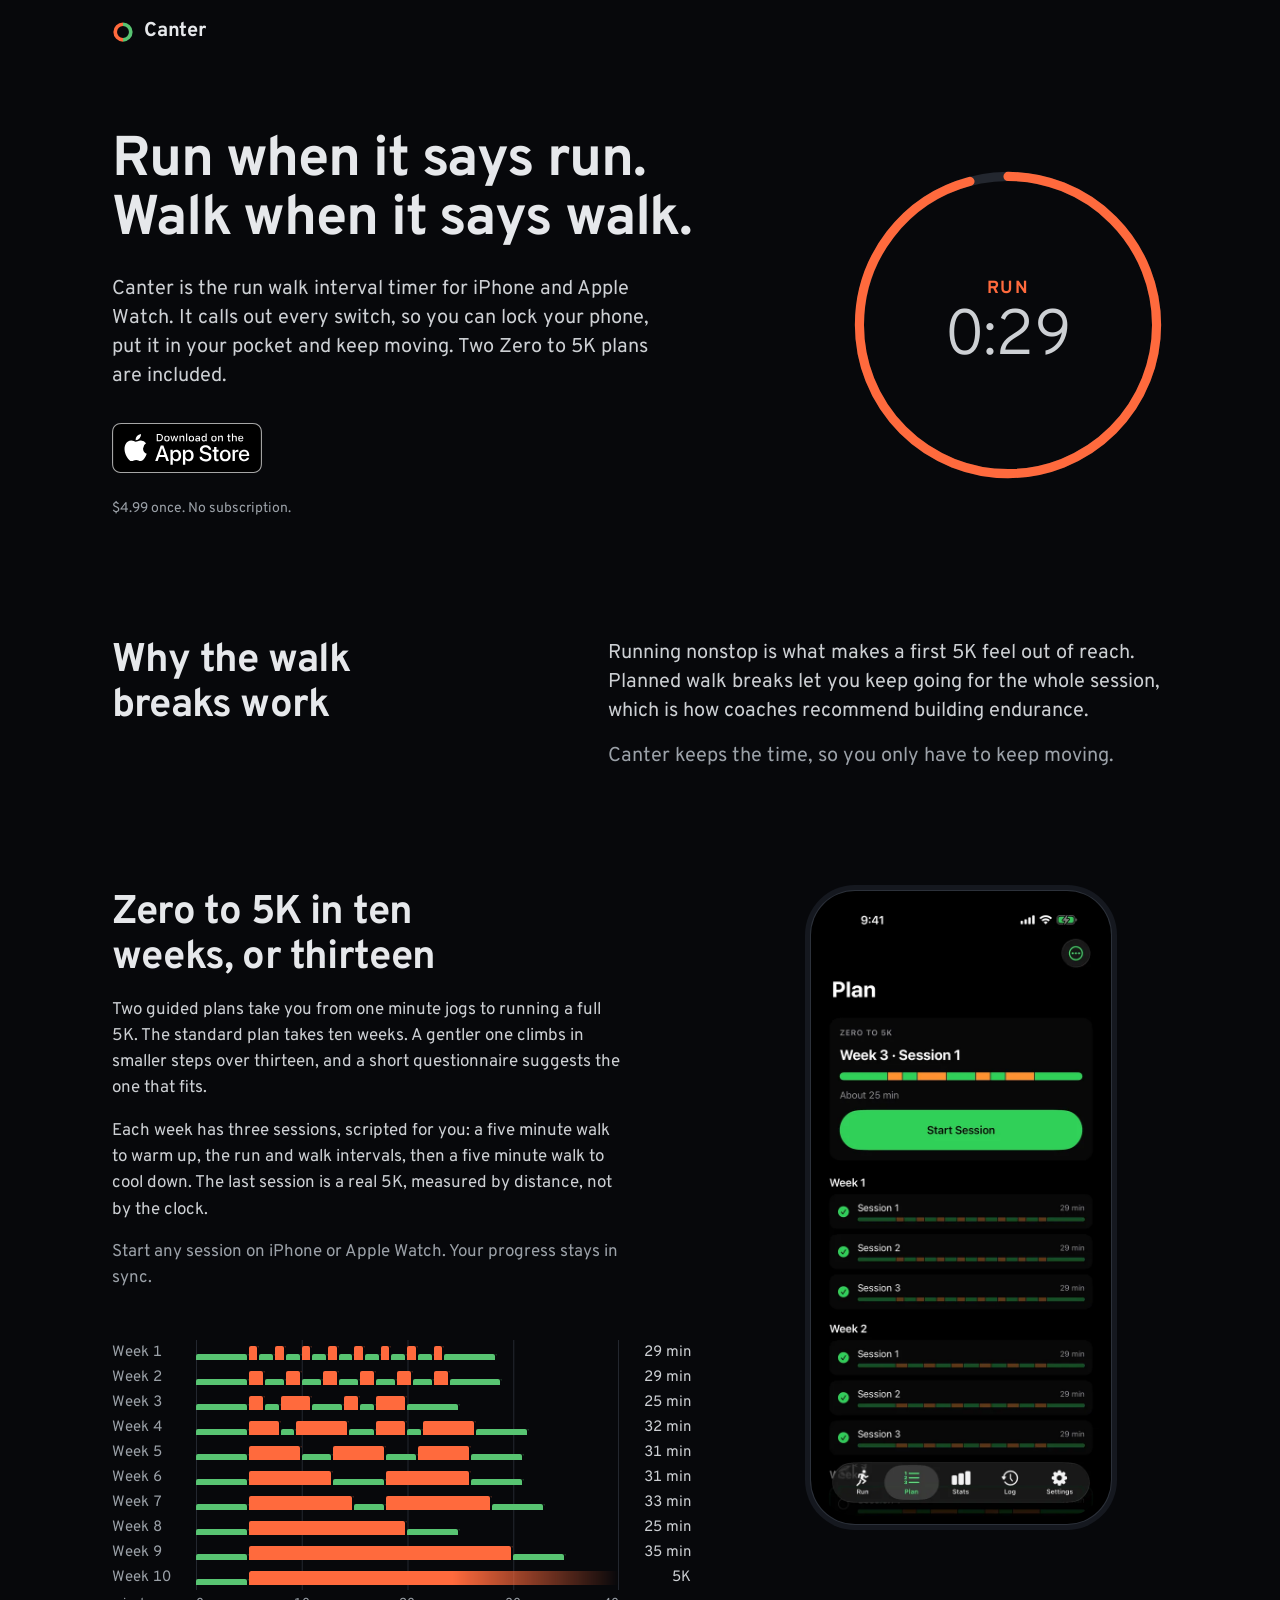
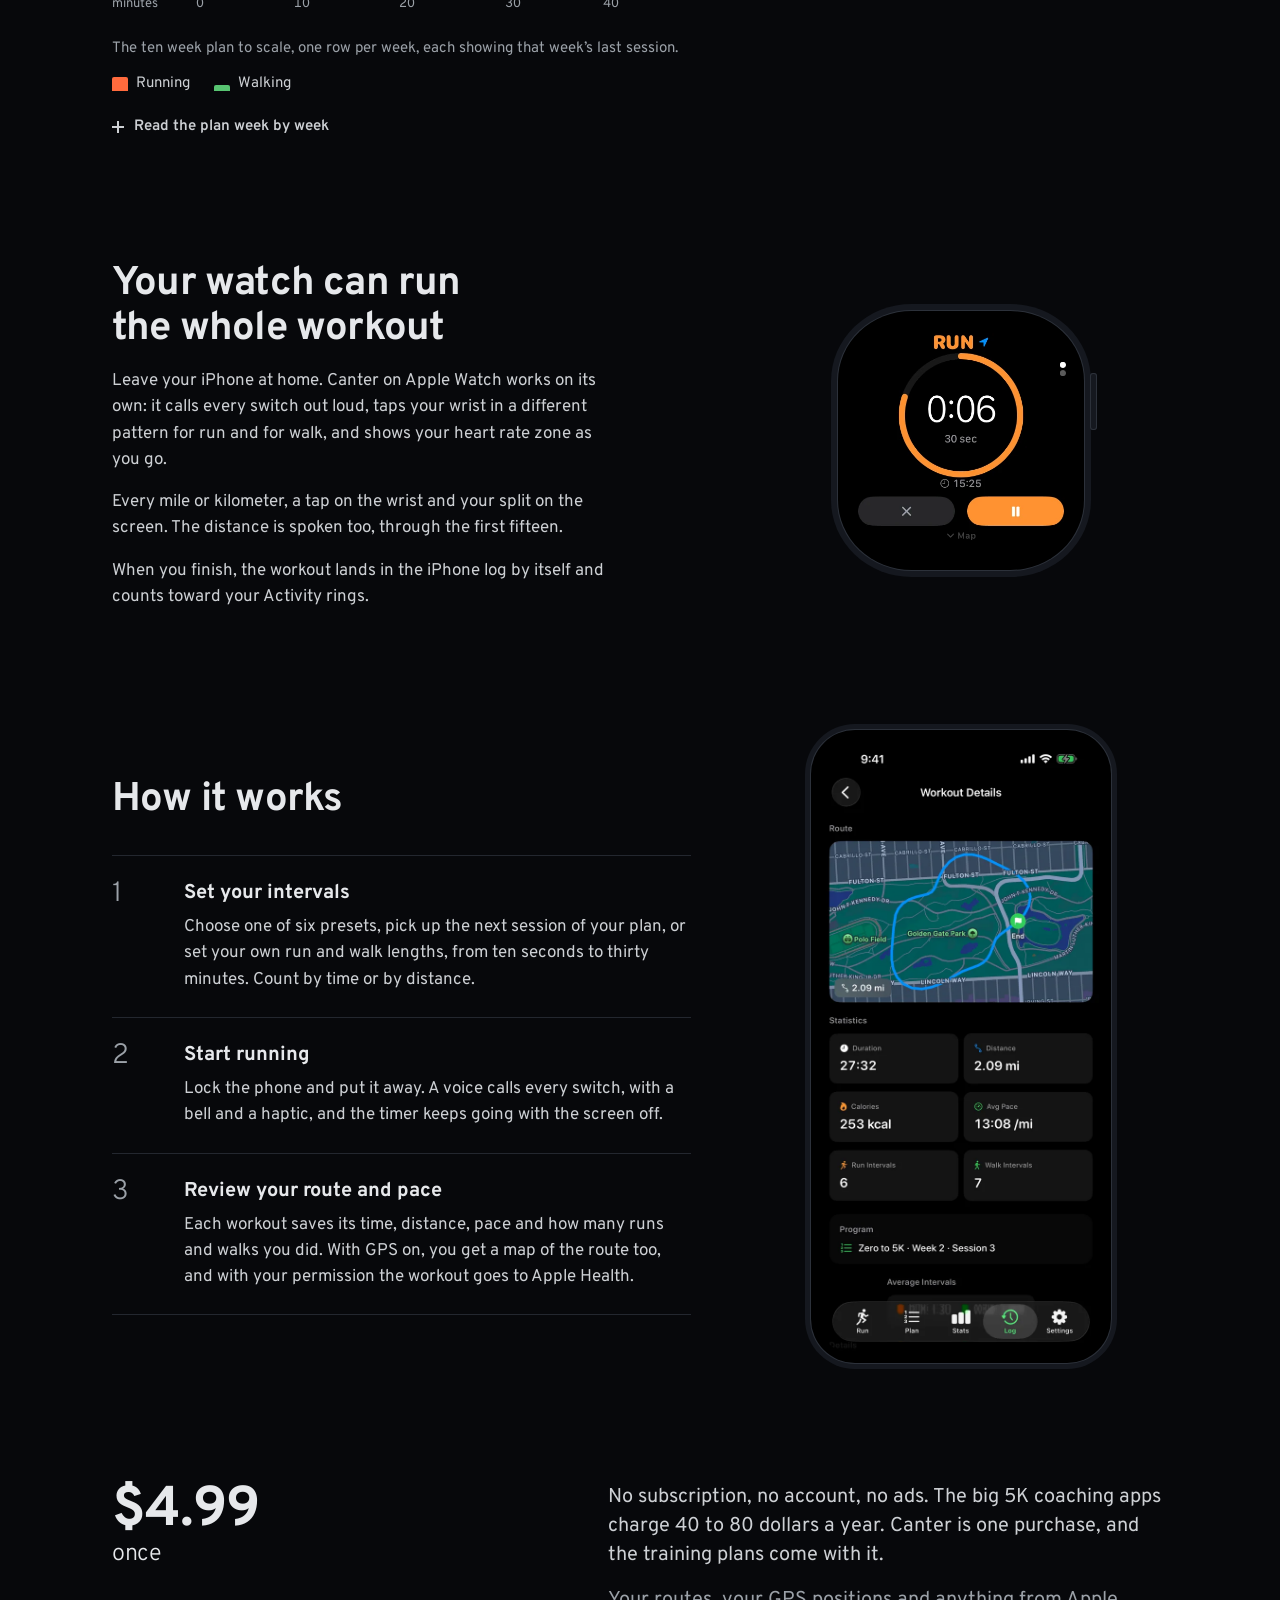
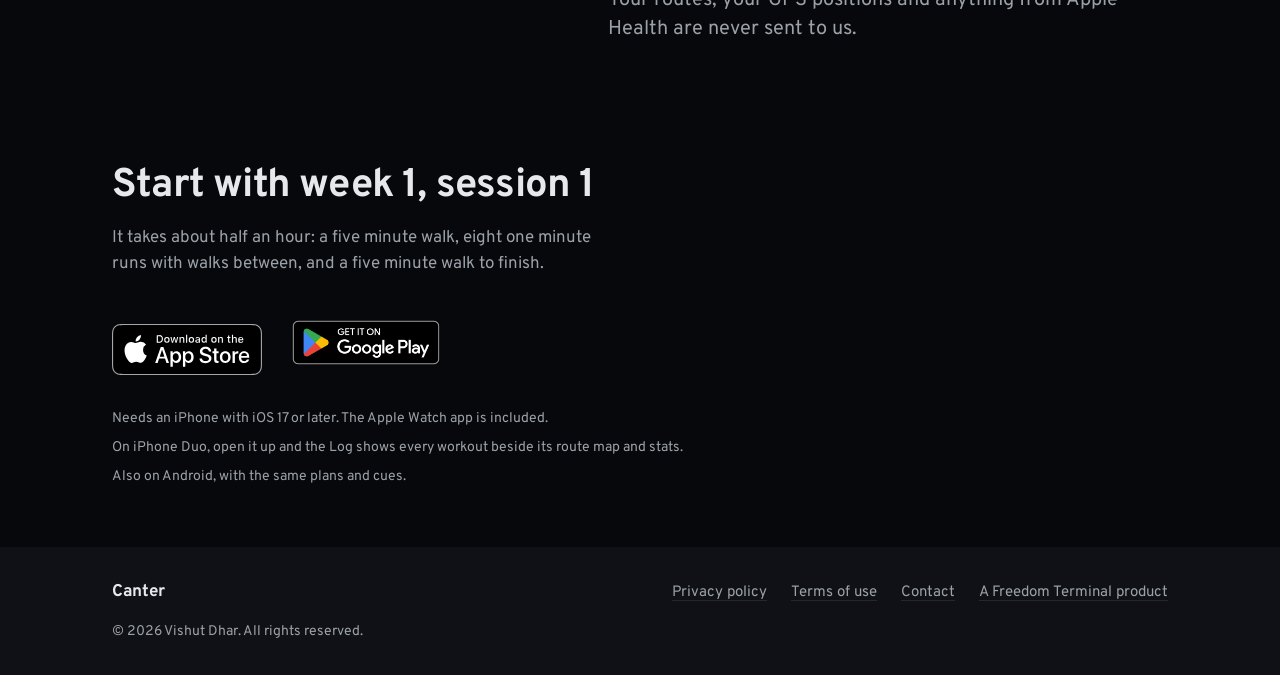
<file: index.html>
<!DOCTYPE html>
<html lang="en">
<head>
    <meta charset="UTF-8">
    <meta name="viewport" content="width=device-width, initial-scale=1.0">
    <meta name="description" content="Canter is a run walk interval timer for iPhone and Apple Watch. It calls every switch out loud and includes two Zero to 5K plans. $4.99 once, no subscription.">
    <meta name="keywords" content="Canter, run walk interval timer, zero to 5K, 5K training, run walk, running app, Apple Watch, iOS, Android, fitness">
    <meta name="author" content="Vishut Dhar">

    <!-- Safari shows the App Store banner for the app at the top of the page. -->
    <meta name="apple-itunes-app" content="app-id=6757393068">

    <!-- Open Graph / Social -->
    <meta property="og:type" content="website">
    <meta property="og:title" content="Canter: Run Walk Interval Timer and Zero to 5K Training">
    <meta property="og:description" content="The run walk interval timer for iPhone and Apple Watch, with two Zero to 5K plans. $4.99 once, no subscription.">
    <meta property="og:image" content="https://vishutdhar.github.io/runwalk-site/og-image.png">
    <meta property="og:image:alt" content="Canter, the run walk interval timer for iPhone and Apple Watch">
    <meta property="og:url" content="https://vishutdhar.github.io/runwalk-site/">
    <link rel="canonical" href="https://vishutdhar.github.io/runwalk-site/">

    <!-- Twitter -->
    <meta name="twitter:card" content="summary_large_image">
    <meta name="twitter:title" content="Canter: Run Walk Interval Timer and Zero to 5K Training">
    <meta name="twitter:description" content="The run walk interval timer for iPhone and Apple Watch, with two Zero to 5K plans. $4.99 once, no subscription.">
    <meta name="twitter:image" content="https://vishutdhar.github.io/runwalk-site/og-image.png">

    <!-- Theme Color -->
    <meta name="theme-color" content="#07080b">

    <!-- Favicon -->
    <link rel="icon" type="image/png" href="favicon.png">
    <link rel="apple-touch-icon" href="apple-touch-icon.png">

    <title>Canter: Run Walk Interval Timer and Zero to 5K Training</title>

    <!-- Structured Data -->
    <script type="application/ld+json">
    {
        "@context": "https://schema.org",
        "@type": "SoftwareApplication",
        "name": "Canter",
        "alternateName": "RunWalk",
        "url": "https://vishutdhar.github.io/runwalk-site/",
        "image": "https://vishutdhar.github.io/runwalk-site/og-image.png",
        "operatingSystem": "iOS, watchOS, Android",
        "applicationCategory": "HealthApplication",
        "offers": {
            "@type": "Offer",
            "price": "4.99",
            "priceCurrency": "USD"
        },
        "description": "Canter is a run walk interval timer for iPhone, Apple Watch and Android. It calls every switch out loud and includes two Zero to 5K plans. $4.99 once, no subscription.",
        "author": {
            "@type": "Person",
            "name": "Vishut Dhar"
        }
    }
    </script>

    <!-- One family for everything. Overpass descends from Highway Gothic, the
         lettering on US road signs and mile markers, drawn to be read at a
         glance while moving: the same job as a timer read mid stride. -->
    <link rel="preconnect" href="https://fonts.googleapis.com">
    <link rel="preconnect" href="https://fonts.gstatic.com" crossorigin>
    <link href="https://fonts.googleapis.com/css2?family=Overpass:wght@300..800&display=swap" rel="stylesheet">

    <style>
        /* ===== Tokens =====
           Orange and green are not decoration. Orange means running and green
           means walking, wherever they appear: the ring, the plan ladder and
           its legend. Nothing else on the page wears them, not links, not
           buttons, not focus rings. */
        :root {
            --ground: #07080b;
            --surface: #0f1116;
            --raised: #15181f;
            --rule: #23272f;
            /* Measured against Linear, Raycast, Halide and Material's dark
               theme: paragraphs sit around APCA Lc 78, headings near Lc 93,
               and only fine print drops to the muted grey (Lc 51). */
            --text: #cdd0d4;
            --bright: #e6e8eb;
            --muted: #9ba1a8;
            --run: #FF6A3D;
            --walk: #58C472;

            --font: 'Overpass', 'Helvetica Neue', Helvetica, Arial, system-ui, sans-serif;

            /* 8px steps. Section rhythm comes from --section alone. */
            --s1: 8px;
            --s2: 16px;
            --s3: 24px;
            --s4: 32px;
            --s6: 48px;
            --s8: 64px;
            --s12: 96px;
            --s16: 128px;
            /* The TOTAL gap between sections: 80px on a phone, 120px from a
               1280px viewport up, each section carrying half. Every fluid
               value on the page runs from 375px to 1280px and is flat above,
               the way the measured reference sites render. */
            --section: clamp(80px, 63.4px + 4.42vw, 120px);
            --gutter: clamp(20px, 15px + 1.33vw, 32px);

            --max-width: 1120px;
            --media: clamp(240px, 215px + 6.63vw, 300px);
            /* The ring never stands taller than the hero text beside it. */
            --ring: clamp(240px, 207px + 8.84vw, 320px);

            /* The plan ladder's shared time scale, in seconds: 40 minutes. */
            --axis: 2400;
        }

        /* ===== Reset ===== */
        *, *::before, *::after {
            margin: 0;
            padding: 0;
            box-sizing: border-box;
        }

        html {
            -webkit-text-size-adjust: 100%;
        }

        body {
            background: var(--ground);
            color: var(--text);
            font-family: var(--font);
            font-size: clamp(1rem, 0.974rem + 0.11vw, 1.0625rem);
            font-weight: 400;
            line-height: 1.55;
            -webkit-font-smoothing: antialiased;
            -moz-osx-font-smoothing: grayscale;
        }

        img { display: block; max-width: 100%; height: auto; }

        a { color: inherit; }

        ol, ul { list-style: none; }

        /* The outline follows each element's own corner radius. */
        :focus-visible {
            outline: 2px solid var(--text);
            outline-offset: 4px;
        }

        .visually-hidden {
            position: absolute;
            width: 1px;
            height: 1px;
            overflow: hidden;
            clip: rect(0 0 0 0);
            clip-path: inset(50%);
            white-space: nowrap;
        }

        /* ===== Skip link =====
           Hidden by its own height, so no fixed offset can leave a sliver of
           it showing above the page. The height is a whole number of pixels
           (24px line plus 8px above and below): a fractional height leaves
           the last part pixel row painted along the top edge of the page. */
        .skip-link {
            position: absolute;
            top: 0;
            left: var(--s2);
            z-index: 100;
            padding: var(--s1) var(--s2);
            font-size: 1rem;
            line-height: 24px;
            background: var(--text);
            color: var(--ground);
            font-weight: 600;
            text-decoration: none;
            border-radius: 0 0 8px 8px;
            transform: translateY(-100%);
        }

        .skip-link:focus { transform: translateY(0); }

        /* ===== Layout primitives ===== */
        .wrap {
            width: 100%;
            max-width: var(--max-width);
            margin-inline: auto;
            padding-inline: var(--gutter);
        }

        .section { padding-block: calc(var(--section) / 2); }

        /* ===== Type ===== */
        .h2 {
            font-size: clamp(1.75rem, 1.439rem + 1.326vw, 2.5rem);
            font-weight: 700;
            line-height: 1.12;
            color: var(--bright);
            letter-spacing: -0.02em;
            text-wrap: balance;
        }

        .prose > * + * { margin-top: var(--s2); }

        .prose p { max-width: 30em; }

        .muted { color: var(--muted); }

        .fine {
            font-size: 0.875rem;
            line-height: 1.5;
            color: var(--muted);
        }

        /* ===== Header ===== */
        .site-header { padding-block: var(--s2); }

        .wordmark {
            display: inline-flex;
            align-items: center;
            gap: 10px;
            font-size: 1.25rem;
            font-weight: 700;
            letter-spacing: -0.01em;
            color: var(--bright);
        }

        .wordmark svg { width: 22px; height: 22px; }

        /* ===== Hero ===== */
        .hero { padding-block: clamp(32px, 18.7px + 3.54vw, 64px) calc(var(--section) / 2); }

        /* Text and ring share one vertical centre; the text block is as tall
           as its own content, never stretched to the ring. */
        .hero-grid {
            display: grid;
            grid-template-columns: minmax(0, 1fr) var(--ring);
            grid-template-areas:
                "title ring"
                "body  ring";
            grid-template-rows: auto auto;
            align-content: center;
            align-items: center;
            column-gap: var(--s8);
            row-gap: var(--s3);
        }

        .hero-heading {
            grid-area: title;
            align-self: end;
        }

        /* 32px on a phone, 44px at 1440: a step and a half above the h2,
           never a different order of size from the body text. */
        .hero-title {
            font-size: clamp(2.125rem, 1.555rem + 2.431vw, 3.5rem);
            font-weight: 700;
            line-height: 1.06;
            letter-spacing: -0.02em;
            max-width: 12em;
            color: var(--bright);
            text-wrap: balance;
        }

        .hero-title span { display: block; }

        .hero-body { grid-area: body; align-self: start; }

        .hero-body .lede {
            max-width: 28em;
            font-size: clamp(1.125rem, 1.073rem + 0.221vw, 1.25rem);
            line-height: 1.45;
        }

        .badge-link {
            display: inline-block;
            margin-top: var(--s4);
            border-radius: 9px;
        }

        .badge { width: 150px; height: auto; }
        .badge-play { width: 168px; margin-left: var(--s2); }

        .hero-body .fine { margin-top: var(--s2); }

        /* ===== The ring: a live interval =====
           Rings start at twelve o'clock. The rotation lives inside the SVG
           coordinate system, so a box that is not square cannot distort it. */
        .timer {
            grid-area: ring;
            align-self: center;
            position: relative;
            width: 100%;
            aspect-ratio: 1;
            /* The readout is sized from the ring itself (cqi), so the digits
               keep the same share of the circle at every width. */
            container-type: inline-size;
        }

        .timer-svg { display: block; width: 100%; height: 100%; }

        .timer-track {
            fill: none;
            stroke: var(--rule);
            stroke-width: 8;
        }

        .timer-progress {
            fill: none;
            stroke: var(--run);
            stroke-width: 8;
            stroke-linecap: round;
            transition: stroke 0.35s ease;
        }

        .timer-readout {
            position: absolute;
            inset: 0;
            display: flex;
            flex-direction: column;
            align-items: center;
            justify-content: center;
            gap: var(--s1);
        }

        /* RUN and WALK are the app's own on screen words, set the way the app
           sets them; the word, not only its colour, names the phase. */
        .timer-phase {
            font-size: clamp(0.9375rem, 5.5cqi, 1.25rem);
            font-weight: 700;
            letter-spacing: 0.08em;
            line-height: 1;
            color: var(--run);
            transition: color 0.35s ease;
        }

        /* Tabular figures: a live countdown must not shift as digits change. */
        /* No text on the page is larger than the headline by more than a
           step: the measured reference pages never exceed 1.15 times. */
        .timer-digits {
            font-size: clamp(2.5rem, 20cqi, 4rem);
            font-weight: 300;
            line-height: 1;
            letter-spacing: -0.02em;
            font-variant-numeric: tabular-nums;
        }

        .timer[data-phase="walk"] .timer-progress { stroke: var(--walk); }
        .timer[data-phase="walk"] .timer-phase { color: var(--walk); }

        /* ===== The method ===== */
        .split {
            display: grid;
            grid-template-columns: minmax(0, 5fr) minmax(0, 7fr);
            column-gap: var(--s12);
            row-gap: var(--s3);
            align-items: start;
        }

        /* The same size as the hero lede: a statement, not a second headline. */
        .statement {
            font-size: clamp(1.125rem, 1.073rem + 0.221vw, 1.25rem);
            line-height: 1.45;
            max-width: 28em;
        }

        .statement .muted { display: block; margin-top: var(--s2); }

        /* ===== Media column (screens) ===== */
        .with-media {
            display: grid;
            grid-template-columns: minmax(0, 7fr) minmax(0, 5fr);
            column-gap: var(--s8);
            align-items: center;
        }

        /* A plain frame: black bezel, a hairline rim, the band of the case.
           The screenshot inside is the app as it ships. */
        .media-col { display: flex; justify-content: center; }

        .phone {
            width: var(--media);
            padding: 8px;
            border-radius: 44px;
            background: #000;
            box-shadow: 0 0 0 1px #2c313a, 0 0 0 6px var(--raised);
        }

        .phone img { width: 100%; border-radius: 36px; }

        .watch {
            position: relative;
            width: calc(var(--media) * 0.82);
            padding: 22px 16px 16px;
            border-radius: 30% / 27%;
            background: #000;
            box-shadow: 0 0 0 1px #2c313a, 0 0 0 7px var(--raised);
        }

        /* The crown, on the case band. */
        .watch::after {
            content: "";
            position: absolute;
            top: 24%;
            right: -13px;
            width: 7px;
            height: 22%;
            border-radius: 3px;
            background: var(--raised);
            box-shadow: inset 0 0 0 1px #2c313a;
        }

        .watch img { width: 100%; border-radius: 16%; }

        /* ===== Zero to 5K ===== */
        .plans-grid {
            grid-template-areas:
                "text   phone"
                "ladder phone";
            row-gap: var(--s6);
            align-items: start;
        }

        .plans-text { grid-area: text; }
        .plans-ladder { grid-area: ladder; }
        .plans-phone { grid-area: phone; }

        /* The ladder. One row per week, each the last session of that week,
           on one shared 40 minute scale. Running stands taller than walking,
           so the climb reads without colour too. Column sizes live on the
           figure so the rows and the axis below them share one grid. */
        .plans-ladder {
            --label: 4.25rem;
            --length: 3.5rem;
            --col-gap: var(--s2);
        }

        .ladder-rows { position: relative; }

        /* Gridlines every ten minutes, drawn once behind every row so they
           run unbroken from top to bottom. */
        .ladder-rows::before {
            content: "";
            position: absolute;
            top: 0;
            bottom: 0;
            left: calc(var(--label) + var(--col-gap));
            right: calc(var(--length) + var(--col-gap));
            background:
                linear-gradient(to right, var(--rule) 1px, transparent 1px) 0 0 / 25% 100% repeat-x,
                linear-gradient(to left, var(--rule) 1px, transparent 1px) 0 0 / 100% 100% no-repeat;
            pointer-events: none;
        }

        .ladder-row,
        .ladder-axis {
            position: relative;
            display: grid;
            grid-template-columns: var(--label) minmax(0, 1fr) var(--length);
            column-gap: var(--col-gap);
            align-items: end;
        }

        .ladder-row { padding-block: 5px; }

        .ladder-week,
        .ladder-length {
            font-size: 0.9375rem;
            line-height: 1;
            white-space: nowrap;
            font-variant-numeric: tabular-nums;
        }

        .ladder-week { color: var(--muted); }

        .ladder-length { text-align: right; }

        .ladder-bar {
            display: flex;
            align-items: flex-end;
            height: 14px;
        }

        .seg {
            flex: none;
            width: calc(var(--d) / var(--axis) * 100%);
            height: 6px;
            background: var(--walk);
            border-radius: 2px 2px 0 0;
            /* The 2px gap between segments, painted in the ground colour so
               it costs no width and the time scale stays exact. */
            box-shadow: inset -2px 0 0 var(--ground);
        }

        .seg.run {
            height: 14px;
            background: var(--run);
        }

        /* The finale is a 5K measured by distance, so it has no fixed length:
           the run carries on past the edge of the scale. */
        .seg.open {
            flex: 1 1 auto;
            width: auto;
            box-shadow: none;
            -webkit-mask-image: linear-gradient(to right, #000 55%, transparent);
            mask-image: linear-gradient(to right, #000 55%, transparent);
        }

        .ladder-axis { padding-top: var(--s1); }

        .ladder-ticks {
            position: relative;
            height: 1.25em;
            font-size: 0.8125rem;
            line-height: 1;
            color: var(--muted);
            font-variant-numeric: tabular-nums;
        }

        .ladder-ticks span {
            position: absolute;
            top: 0;
            white-space: nowrap;
            transform: translateX(-50%);
        }

        .ladder-ticks span:first-child { transform: none; }
        .ladder-ticks span:last-child { transform: translateX(-100%); }

        .ladder-unit {
            font-size: 0.8125rem;
            line-height: 1;
            color: var(--muted);
            align-self: start;
        }

        .ladder-caption {
            margin-top: var(--s3);
            font-size: 0.9375rem;
            line-height: 1.5;
            color: var(--muted);
            max-width: 40em;
        }

        .legend {
            display: flex;
            flex-wrap: wrap;
            gap: var(--s1) var(--s3);
            margin-top: var(--s2);
            color: var(--text);
        }

        .legend-item {
            display: inline-flex;
            align-items: flex-end;
            gap: var(--s1);
            line-height: 1;
        }

        .legend-mark {
            display: inline-block;
            width: 16px;
            height: 6px;
            border-radius: 2px 2px 0 0;
            background: var(--walk);
        }

        .legend-mark.run { height: 14px; background: var(--run); }

        .ladder-words { margin-top: var(--s3); }

        .ladder-words summary {
            display: inline-flex;
            align-items: center;
            gap: 10px;
            font-size: 0.9375rem;
            font-weight: 600;
            cursor: pointer;
            list-style: none;
            border-radius: 4px;
        }

        .ladder-words summary::-webkit-details-marker { display: none; }

        /* A plus that becomes a minus when the list is open. */
        .ladder-words summary::before {
            content: "";
            width: 12px;
            height: 12px;
            background:
                linear-gradient(var(--text), var(--text)) center / 12px 2px no-repeat,
                linear-gradient(var(--text), var(--text)) center / 2px 12px no-repeat;
        }

        .ladder-words[open] summary::before {
            background: linear-gradient(var(--text), var(--text)) center / 12px 2px no-repeat;
        }

        .ladder-words ol {
            margin-top: var(--s2);
            display: grid;
            gap: var(--s1);
            font-size: 0.9375rem;
            line-height: 1.5;
            color: var(--muted);
            max-width: 40em;
        }

        .ladder-words strong { color: var(--text); font-weight: 600; }

        /* ===== Apple Watch ===== */
        .watch-col {
            display: flex;
            justify-content: center;
            padding-top: var(--s1);
        }

        /* ===== How it works =====
           A real sequence, so it is numbered; set as one list with rules
           between the steps rather than three boxes. */
        .steps {
            counter-reset: step;
            margin-top: var(--s4);
            border-top: 1px solid var(--rule);
        }

        .step {
            counter-increment: step;
            display: grid;
            grid-template-columns: var(--s6) minmax(0, 1fr);
            column-gap: var(--s3);
            padding-block: var(--s3);
            border-bottom: 1px solid var(--rule);
        }

        .step::before {
            content: counter(step);
            font-size: 1.75rem;
            font-weight: 300;
            line-height: 1;
            color: var(--muted);
        }

        .step h3 {
            font-size: clamp(1.125rem, 1.073rem + 0.221vw, 1.25rem);
            color: var(--bright);
            font-weight: 700;
            line-height: 1.3;
        }

        .step p {
            margin-top: var(--s1);
            max-width: 30em;
        }

        /* ===== Price ===== */
        /* The price is set at the headline's size, never above it. */
        .price-figure {
            font-size: clamp(2.125rem, 1.555rem + 2.431vw, 3.5rem);
            font-weight: 700;
            line-height: 1;
            letter-spacing: -0.02em;
            color: var(--bright);
        }

        .price-figure span {
            display: block;
            font-size: 0.42em;
            font-weight: 300;
            letter-spacing: -0.02em;
            margin-top: 0.15em;
        }

        /* ===== Download ===== */
        .download .h2 { max-width: 14em; }

        .download .prose { margin-top: var(--s2); }

        .download-notes { margin-top: var(--s3); }

        .download-notes .fine + .fine { margin-top: var(--s1); }

        /* ===== Footer ===== */
        /* The page ends on the raised surface rather than on another rule. */
        .site-footer {
            background: var(--surface);
            padding-block: var(--s4);
        }

        .footer-grid {
            display: flex;
            flex-wrap: wrap;
            align-items: baseline;
            justify-content: space-between;
            gap: var(--s2) var(--s4);
        }

        .footer-name { font-weight: 700; color: var(--bright); }

        .footer-links {
            display: flex;
            flex-wrap: wrap;
            gap: var(--s1) var(--s3);
            font-size: 0.9375rem;
        }

        .footer-links a {
            color: var(--muted);
            text-decoration: underline;
            text-decoration-color: var(--rule);
            text-underline-offset: 4px;
        }

        .footer-links a:hover { color: var(--text); text-decoration-color: currentColor; }

        .copyright {
            width: 100%;
            font-size: 0.875rem;
            color: var(--muted);
        }

        /* ===== Responsive ===== */
        @media (max-width: 1000px) {
            .hero-grid, .split, .with-media { column-gap: var(--s6); }
        }

        @media (max-width: 860px) {
            .hero { padding-top: var(--s4); }

            .hero-grid {
                grid-template-columns: minmax(0, 1fr);
                grid-template-areas:
                    "title"
                    "ring"
                    "body";
                grid-template-rows: none;
                row-gap: var(--s4);
            }

            .timer {
                width: min(240px, 60vw);
                justify-self: center;
            }

            .split,
            .with-media {
                grid-template-columns: minmax(0, 1fr);
            }

            .plans-grid {
                grid-template-areas:
                    "text"
                    "ladder"
                    "phone";
            }

            .with-media { row-gap: 40px; }

            .phone { width: min(240px, 60vw); }

            .watch { width: min(200px, 50vw); }
        }

        @media (max-width: 480px) {
            .plans-ladder { --label: 3.5rem; --length: 3rem; --col-gap: 12px; }

            .ladder-week,
            .ladder-length { font-size: 0.875rem; }

            .step { grid-template-columns: var(--s6) minmax(0, 1fr); column-gap: var(--s2); }
        }

        @media (prefers-reduced-motion: reduce) {
            *, *::before, *::after {
                animation-duration: 0.001ms !important;
                animation-iteration-count: 1 !important;
                transition-duration: 0.001ms !important;
            }
        }
    </style>
</head>
<body>
    <a href="#main-content" class="skip-link">Skip to main content</a>

    <header class="site-header">
        <div class="wrap">
            <span class="wordmark">
                <!-- The app icon: half run, half walk. -->
                <svg viewBox="0 0 24 24" aria-hidden="true" focusable="false">
                    <path d="M12 3.5a8.5 8.5 0 0 0 0 17" fill="none" stroke="#FF6A3D" stroke-width="4"/>
                    <path d="M12 3.5a8.5 8.5 0 0 1 0 17" fill="none" stroke="#58C472" stroke-width="4"/>
                </svg>
                Canter
            </span>
        </div>
    </header>

    <main id="main-content">
        <!-- Hero -->
        <section class="hero" aria-labelledby="hero-title">
            <div class="wrap hero-grid">
                <div class="hero-heading">
                    <h1 class="hero-title" id="hero-title">
                        <span>Run when it says run.</span>
                        <span>Walk when it says walk.</span>
                    </h1>
                </div>

                <div class="timer" id="heroTimer" data-phase="run" aria-hidden="true">
                    <svg class="timer-svg" viewBox="0 0 280 280">
                        <circle class="timer-track" cx="140" cy="140" r="130"></circle>
                        <circle class="timer-progress" id="timerProgress" cx="140" cy="140" r="130"
                                stroke-dasharray="816.81" stroke-dashoffset="0"
                                transform="rotate(-90 140 140)"></circle>
                    </svg>
                    <div class="timer-readout">
                        <span class="timer-phase" id="timerPhase">RUN</span>
                        <span class="timer-digits" id="timerDigits">0:30</span>
                    </div>
                </div>

                <div class="hero-body">
                    <p class="lede">Canter is the run walk interval timer for iPhone and Apple Watch. It calls out every switch, so you can lock your phone, put it in your pocket and keep moving. Two Zero to 5K plans are included.</p>
                    <a class="badge-link" href="https://apps.apple.com/us/app/canter-run-walk-training/id6757393068">
                        <img class="badge" src="app-store-badge.svg" width="120" height="40" alt="Download on the App Store">
                    </a>
                    <p class="fine">$4.99 once. No subscription.</p>
                </div>
            </div>
        </section>

        <!-- The method -->
        <section class="section" aria-labelledby="method-title">
            <div class="wrap split">
                <h2 class="h2" id="method-title">Why the walk breaks work</h2>
                <p class="statement">Running nonstop is what makes a first 5K feel out of reach. Planned walk breaks let you keep going for the whole session, which is how coaches recommend building endurance. <span class="muted">Canter keeps the time, so you only have to keep moving.</span></p>
            </div>
        </section>

        <!-- Zero to 5K -->
        <section class="section" id="plans" aria-labelledby="plans-title">
            <div class="wrap with-media plans-grid">
                <div class="plans-text prose">
                    <h2 class="h2" id="plans-title">Zero to 5K in ten weeks, or thirteen</h2>
                    <p>Two guided plans take you from one minute jogs to running a full 5K. The standard plan takes ten weeks. A gentler one climbs in smaller steps over thirteen, and a short questionnaire suggests the one that fits.</p>
                    <p>Each week has three sessions, scripted for you: a five minute walk to warm up, the run and walk intervals, then a five minute walk to cool down. The last session is a real 5K, measured by distance, not by the clock.</p>
                    <p class="muted">Start any session on iPhone or Apple Watch. Your progress stays in sync.</p>
                </div>

                <figure class="plans-ladder">
                    <ol class="ladder-rows">
                        <!-- LADDER_ROWS: generated from the zero-to-5k-10w plan table -->
                        <li class="ladder-row"><span class="ladder-week" aria-hidden="true">Week 1</span><span class="ladder-bar" aria-hidden="true"><i class="seg walk" style="--d:300"></i><i class="seg run" style="--d:60"></i><i class="seg walk" style="--d:90"></i><i class="seg run" style="--d:60"></i><i class="seg walk" style="--d:90"></i><i class="seg run" style="--d:60"></i><i class="seg walk" style="--d:90"></i><i class="seg run" style="--d:60"></i><i class="seg walk" style="--d:90"></i><i class="seg run" style="--d:60"></i><i class="seg walk" style="--d:90"></i><i class="seg run" style="--d:60"></i><i class="seg walk" style="--d:90"></i><i class="seg run" style="--d:60"></i><i class="seg walk" style="--d:90"></i><i class="seg run" style="--d:60"></i><i class="seg walk" style="--d:300"></i></span><span class="ladder-length" aria-hidden="true">29 min</span><span class="visually-hidden">Week 1, about 29 minutes: a 5 minute walk, then eight runs of 1 minute, with 1.5 minute walks between, then a 5 minute walk.</span></li>
                        <li class="ladder-row"><span class="ladder-week" aria-hidden="true">Week 2</span><span class="ladder-bar" aria-hidden="true"><i class="seg walk" style="--d:300"></i><i class="seg run" style="--d:90"></i><i class="seg walk" style="--d:120"></i><i class="seg run" style="--d:90"></i><i class="seg walk" style="--d:120"></i><i class="seg run" style="--d:90"></i><i class="seg walk" style="--d:120"></i><i class="seg run" style="--d:90"></i><i class="seg walk" style="--d:120"></i><i class="seg run" style="--d:90"></i><i class="seg walk" style="--d:120"></i><i class="seg run" style="--d:90"></i><i class="seg walk" style="--d:300"></i></span><span class="ladder-length" aria-hidden="true">29 min</span><span class="visually-hidden">Week 2, about 29 minutes: a 5 minute walk, then six runs of 1.5 minutes, with 2 minute walks between, then a 5 minute walk.</span></li>
                        <li class="ladder-row"><span class="ladder-week" aria-hidden="true">Week 3</span><span class="ladder-bar" aria-hidden="true"><i class="seg walk" style="--d:300"></i><i class="seg run" style="--d:90"></i><i class="seg walk" style="--d:90"></i><i class="seg run" style="--d:180"></i><i class="seg walk" style="--d:180"></i><i class="seg run" style="--d:90"></i><i class="seg walk" style="--d:90"></i><i class="seg run" style="--d:180"></i><i class="seg walk" style="--d:300"></i></span><span class="ladder-length" aria-hidden="true">25 min</span><span class="visually-hidden">Week 3, about 25 minutes: a 5 minute walk, then runs of 1.5, 3, 1.5 and 3 minutes, with walks of 1.5, 3 and 1.5 minutes between, then a 5 minute walk.</span></li>
                        <li class="ladder-row"><span class="ladder-week" aria-hidden="true">Week 4</span><span class="ladder-bar" aria-hidden="true"><i class="seg walk" style="--d:300"></i><i class="seg run" style="--d:180"></i><i class="seg walk" style="--d:90"></i><i class="seg run" style="--d:300"></i><i class="seg walk" style="--d:150"></i><i class="seg run" style="--d:180"></i><i class="seg walk" style="--d:90"></i><i class="seg run" style="--d:300"></i><i class="seg walk" style="--d:300"></i></span><span class="ladder-length" aria-hidden="true">32 min</span><span class="visually-hidden">Week 4, about 32 minutes: a 5 minute walk, then runs of 3, 5, 3 and 5 minutes, with walks of 1.5, 2.5 and 1.5 minutes between, then a 5 minute walk.</span></li>
                        <li class="ladder-row"><span class="ladder-week" aria-hidden="true">Week 5</span><span class="ladder-bar" aria-hidden="true"><i class="seg walk" style="--d:300"></i><i class="seg run" style="--d:300"></i><i class="seg walk" style="--d:180"></i><i class="seg run" style="--d:300"></i><i class="seg walk" style="--d:180"></i><i class="seg run" style="--d:300"></i><i class="seg walk" style="--d:300"></i></span><span class="ladder-length" aria-hidden="true">31 min</span><span class="visually-hidden">Week 5, about 31 minutes: a 5 minute walk, then three runs of 5 minutes, with 3 minute walks between, then a 5 minute walk.</span></li>
                        <li class="ladder-row"><span class="ladder-week" aria-hidden="true">Week 6</span><span class="ladder-bar" aria-hidden="true"><i class="seg walk" style="--d:300"></i><i class="seg run" style="--d:480"></i><i class="seg walk" style="--d:300"></i><i class="seg run" style="--d:480"></i><i class="seg walk" style="--d:300"></i></span><span class="ladder-length" aria-hidden="true">31 min</span><span class="visually-hidden">Week 6, about 31 minutes: a 5 minute walk, then two runs of 8 minutes, with a 5 minute walk between, then a 5 minute walk.</span></li>
                        <li class="ladder-row"><span class="ladder-week" aria-hidden="true">Week 7</span><span class="ladder-bar" aria-hidden="true"><i class="seg walk" style="--d:300"></i><i class="seg run" style="--d:600"></i><i class="seg walk" style="--d:180"></i><i class="seg run" style="--d:600"></i><i class="seg walk" style="--d:300"></i></span><span class="ladder-length" aria-hidden="true">33 min</span><span class="visually-hidden">Week 7, about 33 minutes: a 5 minute walk, then two runs of 10 minutes, with a 3 minute walk between, then a 5 minute walk.</span></li>
                        <li class="ladder-row"><span class="ladder-week" aria-hidden="true">Week 8</span><span class="ladder-bar" aria-hidden="true"><i class="seg walk" style="--d:300"></i><i class="seg run" style="--d:900"></i><i class="seg walk" style="--d:300"></i></span><span class="ladder-length" aria-hidden="true">25 min</span><span class="visually-hidden">Week 8, about 25 minutes: a 5 minute walk, then one 15 minute run, then a 5 minute walk.</span></li>
                        <li class="ladder-row"><span class="ladder-week" aria-hidden="true">Week 9</span><span class="ladder-bar" aria-hidden="true"><i class="seg walk" style="--d:300"></i><i class="seg run" style="--d:1500"></i><i class="seg walk" style="--d:300"></i></span><span class="ladder-length" aria-hidden="true">35 min</span><span class="visually-hidden">Week 9, about 35 minutes: a 5 minute walk, then one 25 minute run, then a 5 minute walk.</span></li>
                        <li class="ladder-row"><span class="ladder-week" aria-hidden="true">Week 10</span><span class="ladder-bar" aria-hidden="true"><i class="seg walk" style="--d:300"></i><i class="seg run open"></i></span><span class="ladder-length" aria-hidden="true">5K</span><span class="visually-hidden">Week 10, the finale: a 5 minute walk, then a 5K run, measured by distance, then a 5 minute walk.</span></li>
                        <!-- /LADDER_ROWS -->
                    </ol>
                    <div class="ladder-axis" aria-hidden="true">
                        <span class="ladder-unit">minutes</span>
                        <span class="ladder-ticks">
                            <span style="left: 0%">0</span>
                            <span style="left: 25%">10</span>
                            <span style="left: 50%">20</span>
                            <span style="left: 75%">30</span>
                            <span style="left: 100%">40</span>
                        </span>
                        <span></span>
                    </div>
                    <figcaption class="ladder-caption">
                        The ten week plan to scale, one row per week, each showing that week&rsquo;s last session.
                        <!-- Visual key only: each row's sentence already names its runs and walks. -->
                        <span class="legend" aria-hidden="true">
                            <span class="legend-item"><i class="legend-mark run"></i>Running</span>
                            <span class="legend-item"><i class="legend-mark"></i>Walking</span>
                        </span>
                    </figcaption>
                    <details class="ladder-words">
                        <summary>Read the plan week by week</summary>
                        <ol>
                            <!-- LADDER_WORDS: generated from the zero-to-5k-10w plan table -->
                            <li><strong>Week 1.</strong> All three sessions: a 5 minute walk, then eight runs of 1 minute, with 1.5 minute walks between, then a 5 minute walk.</li>
                            <li><strong>Week 2.</strong> All three sessions: a 5 minute walk, then six runs of 1.5 minutes, with 2 minute walks between, then a 5 minute walk.</li>
                            <li><strong>Week 3.</strong> All three sessions: a 5 minute walk, then runs of 1.5, 3, 1.5 and 3 minutes, with walks of 1.5, 3 and 1.5 minutes between, then a 5 minute walk.</li>
                            <li><strong>Week 4.</strong> All three sessions: a 5 minute walk, then runs of 3, 5, 3 and 5 minutes, with walks of 1.5, 2.5 and 1.5 minutes between, then a 5 minute walk.</li>
                            <li><strong>Week 5.</strong> All three sessions: a 5 minute walk, then three runs of 5 minutes, with 3 minute walks between, then a 5 minute walk.</li>
                            <li><strong>Week 6.</strong> All three sessions: a 5 minute walk, then two runs of 8 minutes, with a 5 minute walk between, then a 5 minute walk.</li>
                            <li><strong>Week 7.</strong> All three sessions: a 5 minute walk, then two runs of 10 minutes, with a 3 minute walk between, then a 5 minute walk.</li>
                            <li><strong>Week 8.</strong> Sessions 1 and 2, runs of 12 and 8 minutes, with a 3 minute walk between. Session 3, one 15 minute run. Each one starts and ends with a 5 minute walk.</li>
                            <li><strong>Week 9.</strong> Session 1, one 20 minute run. Session 2, one 22 minute run. Session 3, one 25 minute run. Each one starts and ends with a 5 minute walk.</li>
                            <li><strong>Week 10.</strong> Session 1, one 25 minute run. Session 2, one 30 minute run. Session 3, a 5K run, measured by distance. Each one starts and ends with a 5 minute walk.</li>
                            <!-- /LADDER_WORDS -->
                        </ol>
                    </details>
                </figure>

                <div class="plans-phone media-col">
                    <div class="phone">
                        <img src="shots/plan.webp" width="600" height="1304" loading="lazy" decoding="async"
                             alt="The Plan screen in Canter. Week 3, session 1 is up next, about 25 minutes, with weeks 1 and 2 checked off.">
                    </div>
                </div>
            </div>
        </section>

        <!-- Apple Watch -->
        <section class="section" aria-labelledby="watch-title">
            <div class="wrap with-media">
                <div class="prose">
                    <h2 class="h2" id="watch-title">Your watch can run the whole workout</h2>
                    <p>Leave your iPhone at home. Canter on Apple Watch works on its own: it calls every switch out loud, taps your wrist in a different pattern for run and for walk, and shows your heart rate zone as you go.</p>
                    <p>Every mile or kilometer, a tap on the wrist and your split on the screen. The distance is spoken too, through the first fifteen.</p>
                    <p>When you finish, the workout lands in the iPhone log by itself and counts toward your Activity rings.</p>
                </div>
                <div class="watch-col">
                    <div class="watch">
                        <img src="shots/watch.webp" width="416" height="430" loading="lazy" decoding="async"
                             alt="Canter on Apple Watch during a run: the run phase, 6 seconds left of a 30 second interval, 15 minutes 25 seconds into the workout.">
                    </div>
                </div>
            </div>
        </section>

        <!-- How it works -->
        <section class="section" aria-labelledby="how-title">
            <div class="wrap with-media">
                <div>
                    <h2 class="h2" id="how-title">How it works</h2>
                    <ol class="steps">
                        <li class="step">
                            <div>
                                <h3>Set your intervals</h3>
                                <p>Choose one of six presets, pick up the next session of your plan, or set your own run and walk lengths, from ten seconds to thirty minutes. Count by time or by distance.</p>
                            </div>
                        </li>
                        <li class="step">
                            <div>
                                <h3>Start running</h3>
                                <p>Lock the phone and put it away. A voice calls every switch, with a bell and a haptic, and the timer keeps going with the screen off.</p>
                            </div>
                        </li>
                        <li class="step">
                            <div>
                                <h3>Review your route and pace</h3>
                                <p>Each workout saves its time, distance, pace and how many runs and walks you did. With GPS on, you get a map of the route too, and with your permission the workout goes to Apple Health.</p>
                            </div>
                        </li>
                    </ol>
                </div>
                <div class="media-col">
                    <div class="phone">
                        <img src="shots/route.webp" width="600" height="1304" loading="lazy" decoding="async"
                             alt="Workout details in Canter: a route map of a 2.09 mile loop through Golden Gate Park, 27 minutes 32 seconds, an average pace of 13:08 per mile, 6 run intervals and 7 walk intervals.">
                    </div>
                </div>
            </div>
        </section>

        <!-- Price -->
        <section class="section" aria-labelledby="price-title">
            <div class="wrap split">
                <h2 class="price-figure" id="price-title">$4.99 <span>once</span></h2>
                <div class="prose statement">
                    <p>No subscription, no account, no ads. The big 5K coaching apps charge 40 to 80 dollars a year. Canter is one purchase, and the training plans come with it.</p>
                    <p class="muted">Your routes, your GPS positions and anything from Apple Health are never sent to us.</p>
                </div>
            </div>
        </section>

        <!-- Download -->
        <section class="section download" id="download" aria-labelledby="download-title">
            <div class="wrap">
                <h2 class="h2" id="download-title">Start with week&nbsp;1, session&nbsp;1</h2>
                <div class="prose">
                    <p class="muted">It takes about half an hour: a five minute walk, eight one minute runs with walks between, and a five minute walk to finish.</p>
                </div>
                <a class="badge-link" href="https://apps.apple.com/us/app/canter-run-walk-training/id6757393068">
                    <img class="badge" src="app-store-badge.svg" width="120" height="40" alt="Download on the App Store">
                </a>
                <a class="badge-link" href="https://play.google.com/store/apps/details?id=com.vishutdhar.runwalk">
                    <img class="badge badge-play" src="google-play-badge.png" width="646" height="250" alt="Get it on Google Play">
                </a>
                <div class="download-notes">
                    <p class="fine">Needs an iPhone with iOS 17 or later. The Apple Watch app is included.</p>
                    <p class="fine">On iPhone Duo, open it up and the Log shows every workout beside its route map and stats.</p>
                    <p class="fine">Also on Android, with the same plans and cues.</p>
                </div>
            </div>
        </section>
    </main>

    <footer class="site-footer">
        <div class="wrap footer-grid">
            <p class="footer-name">Canter</p>
            <nav aria-label="Footer">
                <ul class="footer-links">
                    <li><a href="https://vishutdhar.github.io/runwalk-legal/privacy-policy.html">Privacy policy</a></li>
                    <li><a href="terms.html">Terms of use</a></li>
                    <li><a href="mailto:support@freedom-terminal.com">Contact</a></li>
                    <li><a href="https://freedom-terminal.com">A Freedom Terminal product</a></li>
                </ul>
            </nav>
            <p class="copyright">&copy; 2026 Vishut Dhar. All rights reserved.</p>
        </div>
    </footer>

    <script>
    /* The hero interval. One rAF loop drives the ring, the digits and the
       phase together, so they cannot drift apart the way a CSS animation
       paired with a separate JS tick would. */
    (function () {
        var timer = document.getElementById('heroTimer');
        var ring = document.getElementById('timerProgress');
        var phaseEl = document.getElementById('timerPhase');
        var digitsEl = document.getElementById('timerDigits');
        if (!timer || !ring || !phaseEl || !digitsEl) { return; }

        // Read from the circle itself, so the ring and the maths share one radius.
        var CIRCUMFERENCE = 2 * Math.PI * ring.r.baseVal.value;
        var PHASE_SECONDS = 30;
        var reduceMotion = window.matchMedia('(prefers-reduced-motion: reduce)');
        var frameId = null;
        var startedAt = null;
        /* Seconds already run before the last pause, plus the reading at the
           most recent frame. Together they let the loop resume exactly where it
           stopped rather than jumping to wherever the wall clock has reached,
           which is both smoother and impossible to mistake for a burst. */
        var heldSeconds = 0;
        var lastSeconds = 0;
        var onScreen = true;
        /* A backgrounded tab suspends requestAnimationFrame without firing the
           observer, so the hero would otherwise come back having counted every
           second the visitor spent elsewhere and lurch forward to catch up. */
        var tabVisible = !document.hidden;

        ring.style.strokeDasharray = String(CIRCUMFERENCE);

        function paint(phase, remaining) {
            timer.dataset.phase = phase;
            phaseEl.textContent = phase === 'run' ? 'RUN' : 'WALK';
            ring.style.strokeDashoffset = String(CIRCUMFERENCE * (1 - remaining / PHASE_SECONDS));
            var seconds = Math.ceil(remaining);
            digitsEl.textContent = '0:' + (seconds < 10 ? '0' + seconds : seconds);
        }

        function frame(now) {
            if (startedAt === null) { startedAt = now; }
            lastSeconds = heldSeconds + (now - startedAt) / 1000;
            var cycle = lastSeconds % (PHASE_SECONDS * 2);
            paint(
                cycle < PHASE_SECONDS ? 'run' : 'walk',
                PHASE_SECONDS - (cycle % PHASE_SECONDS)
            );
            frameId = window.requestAnimationFrame(frame);
        }

        function startLoop() {
            if (frameId !== null) { return; }
            startedAt = null;   // rebased on the first frame after resuming
            frameId = window.requestAnimationFrame(frame);
        }

        function stopLoop() {
            if (frameId === null) { return; }
            window.cancelAnimationFrame(frameId);
            frameId = null;
            heldSeconds = lastSeconds;
        }

        function apply() {
            if (reduceMotion.matches) {
                stopLoop();
                // Held at the start of a run interval: a full ring at 0:30,
                // the moment the voice says run.
                paint('run', PHASE_SECONDS);
                return;
            }
            if (onScreen && tabVisible) { startLoop(); } else { stopLoop(); }
        }

        // Nothing to animate while the hero is scrolled away. Without this the
        // loop keeps a frame callback alive down the whole page and on into
        // every other tab the visitor leaves open.
        if (typeof window.IntersectionObserver === 'function') {
            new window.IntersectionObserver(function (entries) {
                onScreen = entries[entries.length - 1].isIntersecting;
                apply();
            }, { threshold: 0 }).observe(timer);
        }

        document.addEventListener('visibilitychange', function () {
            tabVisible = !document.hidden;
            apply();
        });

        apply();

        if (typeof reduceMotion.addEventListener === 'function') {
            reduceMotion.addEventListener('change', apply);
        } else if (typeof reduceMotion.addListener === 'function') {
            reduceMotion.addListener(apply);
        }
    })();
    </script>
</body>
</html>
</file>
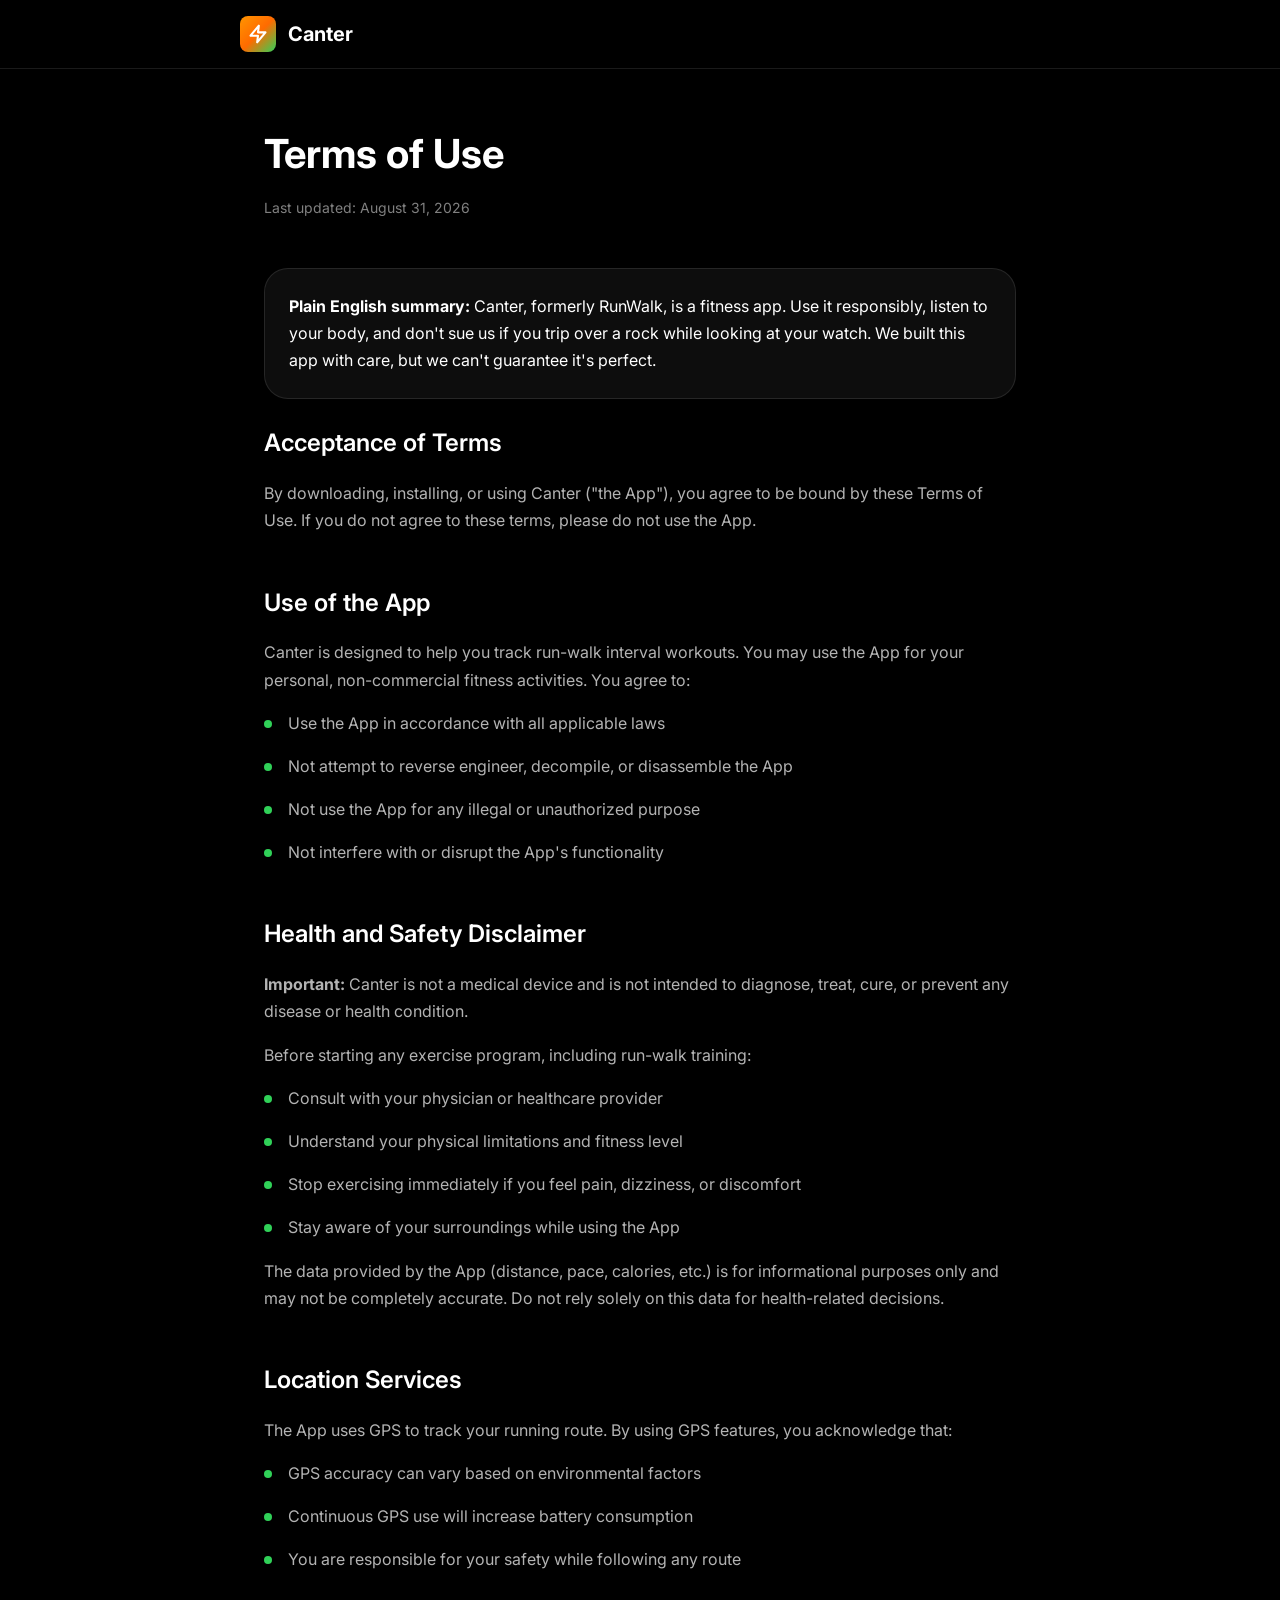
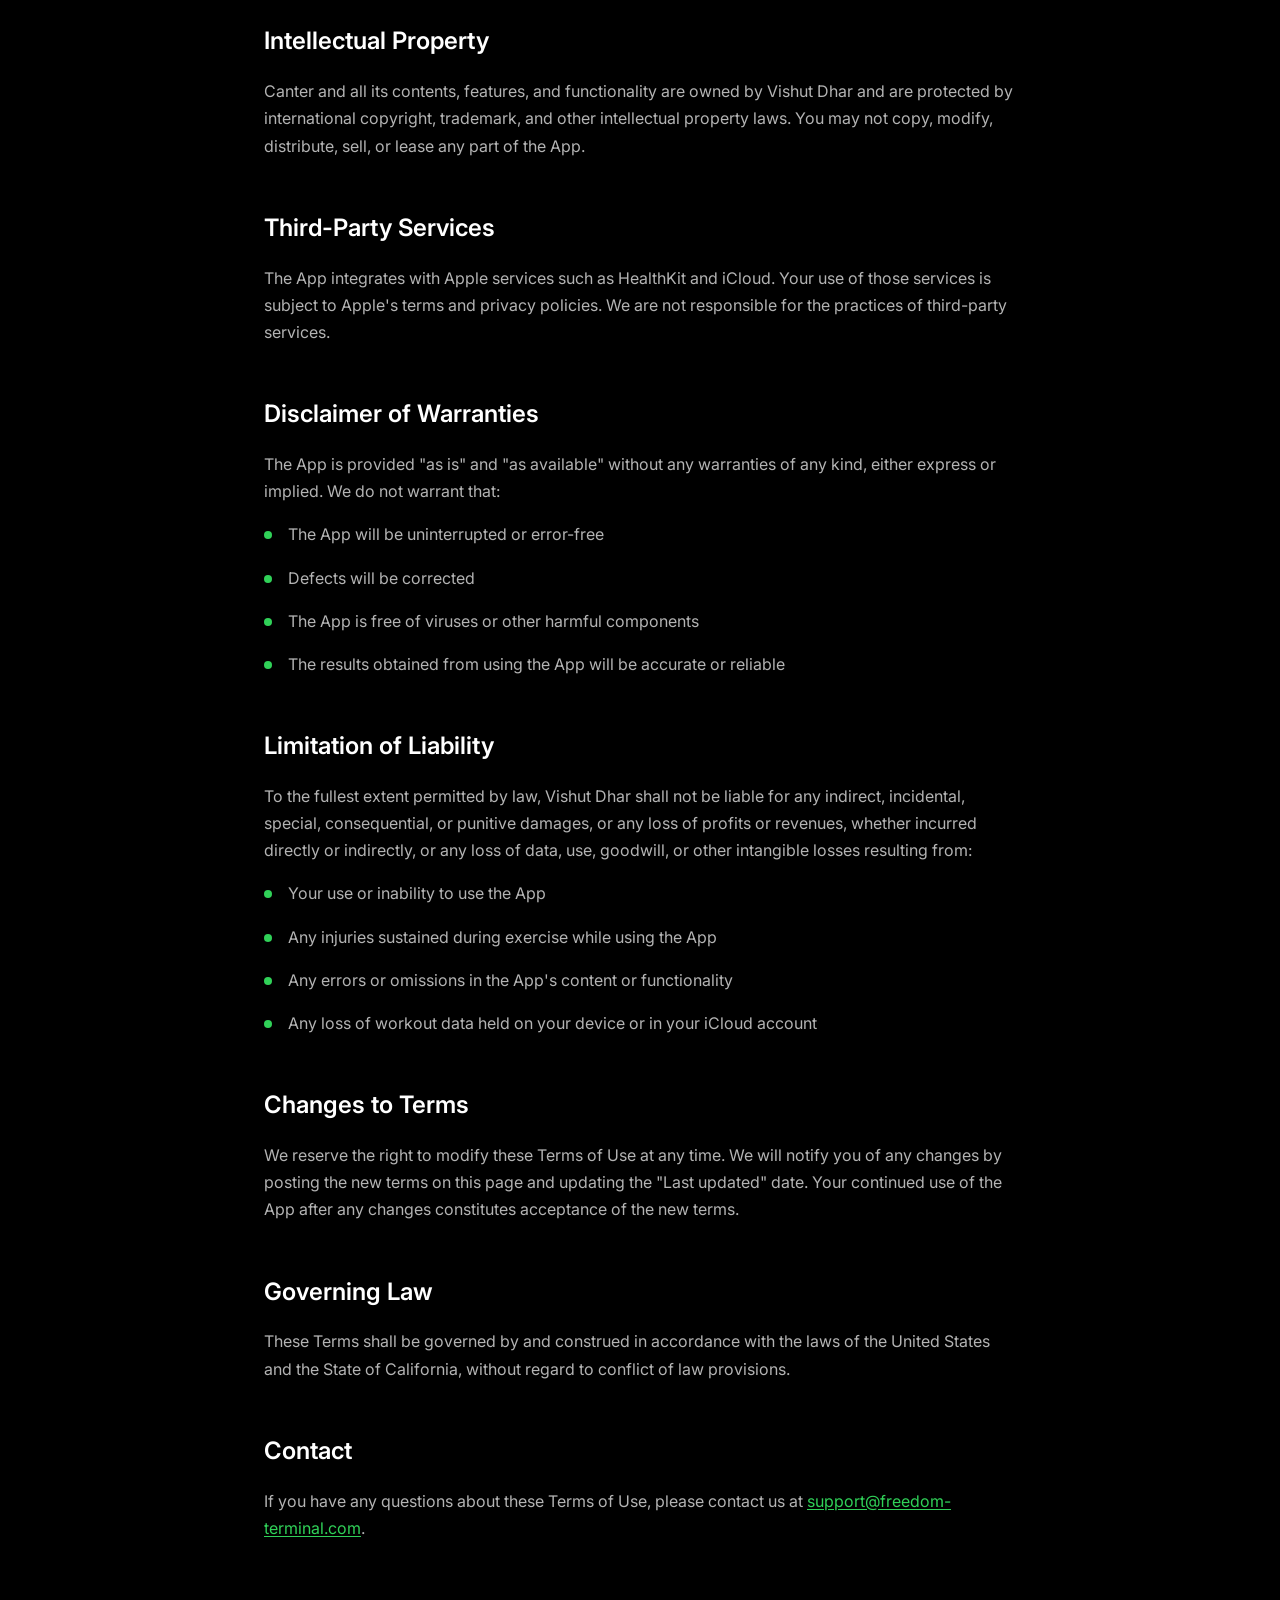
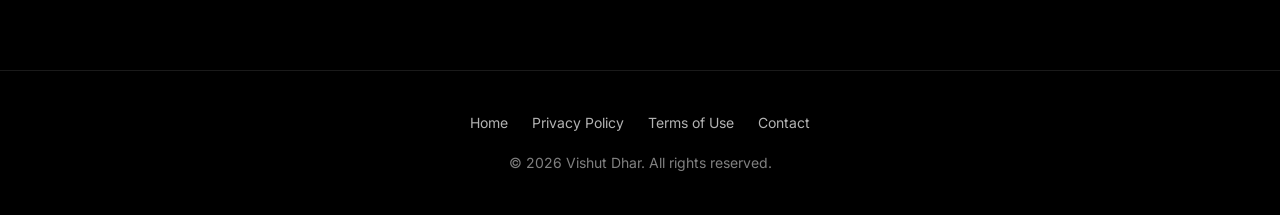
<file: terms.html>
<!DOCTYPE html>
<html lang="en">
<head>
    <meta charset="UTF-8">
    <meta name="viewport" content="width=device-width, initial-scale=1.0">
    <meta name="description" content="Canter Terms of Use - Terms and conditions for using the Canter app.">
    <title>Terms of Use - Canter</title>

    <link rel="icon" type="image/png" href="favicon.png">
    <link rel="apple-touch-icon" href="apple-touch-icon.png">

    <link rel="preconnect" href="https://fonts.googleapis.com">
    <link rel="preconnect" href="https://fonts.gstatic.com" crossorigin>
    <link href="https://fonts.googleapis.com/css2?family=Inter:wght@400;600;700&display=swap" rel="stylesheet">
    <link rel="canonical" href="https://vishutdhar.github.io/runwalk-site/terms.html">
    <link rel="stylesheet" href="legal.css">
</head>
<body>
    <nav class="nav">
        <div class="nav-content">
            <a href="index.html" class="nav-logo">
                <div class="nav-logo-icon">
                    <svg width="20" height="20" viewBox="0 0 24 24" fill="none" stroke="white" stroke-width="2.5" stroke-linecap="round" stroke-linejoin="round" aria-hidden="true" focusable="false">
                        <path d="M13 2L3 14h9l-1 8 10-12h-9l1-8z"/>
                    </svg>
                </div>
                Canter
            </a>
        </div>
    </nav>

    <main class="content">
        <h1 class="page-title">Terms of Use</h1>
        <p class="page-updated">Last updated: August 31, 2026</p>

        <div class="highlight-box">
            <p><strong>Plain English summary:</strong> Canter, formerly RunWalk, is a fitness app. Use it responsibly, listen to your body, and don't sue us if you trip over a rock while looking at your watch. We built this app with care, but we can't guarantee it's perfect.</p>
        </div>

        <section class="section">
            <h2>Acceptance of Terms</h2>
            <p>By downloading, installing, or using Canter ("the App"), you agree to be bound by these Terms of Use. If you do not agree to these terms, please do not use the App.</p>
        </section>

        <section class="section">
            <h2>Use of the App</h2>
            <p>Canter is designed to help you track run-walk interval workouts. You may use the App for your personal, non-commercial fitness activities. You agree to:</p>
            <ul role="list">
                <li>Use the App in accordance with all applicable laws</li>
                <li>Not attempt to reverse engineer, decompile, or disassemble the App</li>
                <li>Not use the App for any illegal or unauthorized purpose</li>
                <li>Not interfere with or disrupt the App's functionality</li>
            </ul>
        </section>

        <section class="section">
            <h2>Health and Safety Disclaimer</h2>
            <p><strong>Important:</strong> Canter is not a medical device and is not intended to diagnose, treat, cure, or prevent any disease or health condition.</p>
            <p>Before starting any exercise program, including run-walk training:</p>
            <ul role="list">
                <li>Consult with your physician or healthcare provider</li>
                <li>Understand your physical limitations and fitness level</li>
                <li>Stop exercising immediately if you feel pain, dizziness, or discomfort</li>
                <li>Stay aware of your surroundings while using the App</li>
            </ul>
            <p>The data provided by the App (distance, pace, calories, etc.) is for informational purposes only and may not be completely accurate. Do not rely solely on this data for health-related decisions.</p>
        </section>

        <section class="section">
            <h2>Location Services</h2>
            <p>The App uses GPS to track your running route. By using GPS features, you acknowledge that:</p>
            <ul role="list">
                <li>GPS accuracy can vary based on environmental factors</li>
                <li>Continuous GPS use will increase battery consumption</li>
                <li>You are responsible for your safety while following any route</li>
            </ul>
        </section>

        <section class="section">
            <h2>Intellectual Property</h2>
            <p>Canter and all its contents, features, and functionality are owned by Vishut Dhar and are protected by international copyright, trademark, and other intellectual property laws. You may not copy, modify, distribute, sell, or lease any part of the App.</p>
        </section>

        <section class="section">
            <h2>Third-Party Services</h2>
            <p>The App integrates with Apple services such as HealthKit and iCloud. Your use of those services is subject to Apple's terms and privacy policies. We are not responsible for the practices of third-party services.</p>
        </section>

        <section class="section">
            <h2>Disclaimer of Warranties</h2>
            <p>The App is provided "as is" and "as available" without any warranties of any kind, either express or implied. We do not warrant that:</p>
            <ul role="list">
                <li>The App will be uninterrupted or error-free</li>
                <li>Defects will be corrected</li>
                <li>The App is free of viruses or other harmful components</li>
                <li>The results obtained from using the App will be accurate or reliable</li>
            </ul>
        </section>

        <section class="section">
            <h2>Limitation of Liability</h2>
            <p>To the fullest extent permitted by law, Vishut Dhar shall not be liable for any indirect, incidental, special, consequential, or punitive damages, or any loss of profits or revenues, whether incurred directly or indirectly, or any loss of data, use, goodwill, or other intangible losses resulting from:</p>
            <ul role="list">
                <li>Your use or inability to use the App</li>
                <li>Any injuries sustained during exercise while using the App</li>
                <li>Any errors or omissions in the App's content or functionality</li>
                <li>Any loss of workout data held on your device or in your iCloud account</li>
            </ul>
        </section>

        <section class="section">
            <h2>Changes to Terms</h2>
            <p>We reserve the right to modify these Terms of Use at any time. We will notify you of any changes by posting the new terms on this page and updating the "Last updated" date. Your continued use of the App after any changes constitutes acceptance of the new terms.</p>
        </section>

        <section class="section">
            <h2>Governing Law</h2>
            <p>These Terms shall be governed by and construed in accordance with the laws of the United States and the State of California, without regard to conflict of law provisions.</p>
        </section>

        <section class="section">
            <h2>Contact</h2>
            <p>If you have any questions about these Terms of Use, please contact us at <a href="mailto:support@freedom-terminal.com">support@freedom-terminal.com</a>.</p>
        </section>
    </main>

    <footer class="footer">
        <div class="footer-links">
            <a href="index.html" class="footer-link">Home</a>
            <a href="https://vishutdhar.github.io/runwalk-legal/privacy-policy.html" class="footer-link">Privacy Policy</a>
            <a href="terms.html" class="footer-link">Terms of Use</a>
            <a href="mailto:support@freedom-terminal.com" class="footer-link">Contact</a>
        </div>
        <p class="footer-copyright">&copy; 2026 Vishut Dhar. All rights reserved.</p>
    </footer>
</body>
</html>
</file>
<file: legal.css>
/* Shared styles for legal pages (Privacy Policy, Terms of Use) */

:root {
    --color-bg: #000000;
    --color-bg-elevated: #1c1c1e;
    --color-bg-glass: rgba(255, 255, 255, 0.05);
    --color-border-glass: rgba(255, 255, 255, 0.1);
    --color-text-primary: #ffffff;
    --color-text-secondary: rgba(255, 255, 255, 0.7);
    --color-text-tertiary: rgba(255, 255, 255, 0.5);
    --color-accent: #30d158;
    --gradient-hero: linear-gradient(135deg, #ff9500 0%, #ff6b00 50%, #30d158 100%);
    --font-family: 'Inter', -apple-system, BlinkMacSystemFont, 'Segoe UI', Roboto, sans-serif;
    --radius-sm: 8px;
    --radius-lg: 24px;
    --max-width: 800px;
}

*, *::before, *::after {
    margin: 0;
    padding: 0;
    box-sizing: border-box;
}

html {
    scroll-behavior: smooth;
    -webkit-font-smoothing: antialiased;
}

body {
    font-family: var(--font-family);
    background-color: var(--color-bg);
    color: var(--color-text-primary);
    line-height: 1.7;
}

a {
    color: var(--color-accent);
    text-decoration: none;
}

a:hover {
    text-decoration: underline;
}

/* Links sitting inside a sentence are underlined at rest, not only on hover.
   The accent against body text is close to 1:1 in luminance, so colour alone
   is no distinction at all to a reader who cannot separate those two hues.
   Links in the nav and footer are found by position rather than by contrast
   with surrounding prose, so they keep the plain treatment. */
.section p a,
.section li a,
.highlight-box a {
    text-decoration: underline;
    text-underline-offset: 2px;
}

a:focus-visible {
    outline: 2px solid var(--color-accent);
    outline-offset: 2px;
}

.nav {
    position: fixed;
    top: 0;
    left: 0;
    right: 0;
    z-index: 1000;
    padding: 16px 24px;
    background: rgba(0, 0, 0, 0.8);
    backdrop-filter: blur(20px);
    -webkit-backdrop-filter: blur(20px);
    border-bottom: 1px solid var(--color-border-glass);
}

.nav-content {
    max-width: var(--max-width);
    margin: 0 auto;
    display: flex;
    align-items: center;
    justify-content: space-between;
}

.nav-logo {
    display: flex;
    align-items: center;
    gap: 12px;
    font-weight: 700;
    font-size: 1.25rem;
    color: var(--color-text-primary);
    text-decoration: none;
}

.nav-logo-icon {
    width: 36px;
    height: 36px;
    background: var(--gradient-hero);
    border-radius: var(--radius-sm);
    display: flex;
    align-items: center;
    justify-content: center;
}

.content {
    max-width: var(--max-width);
    margin: 0 auto;
    padding: 120px 24px 80px;
}

.page-title {
    font-size: 2.5rem;
    font-weight: 700;
    margin-bottom: 8px;
}

.page-updated {
    color: var(--color-text-tertiary);
    font-size: 0.875rem;
    margin-bottom: 48px;
}

.section {
    margin-bottom: 48px;
}

.section h2 {
    font-size: 1.5rem;
    font-weight: 600;
    margin-bottom: 16px;
    color: var(--color-text-primary);
}

.section p, .section li {
    color: var(--color-text-secondary);
    margin-bottom: 16px;
}

.section ul {
    list-style: none;
    padding-left: 0;
}

.section li {
    padding-left: 24px;
    position: relative;
}

.section li::before {
    content: '';
    position: absolute;
    left: 0;
    top: 10px;
    width: 8px;
    height: 8px;
    background: var(--color-accent);
    border-radius: 50%;
}

.highlight-box {
    background: var(--color-bg-glass);
    border: 1px solid var(--color-border-glass);
    border-radius: var(--radius-lg);
    padding: 24px;
    margin: 24px 0;
}

.highlight-box p {
    margin-bottom: 0;
}

.footer {
    border-top: 1px solid var(--color-border-glass);
    padding: 40px 24px;
    text-align: center;
}

.footer-links {
    display: flex;
    gap: 24px;
    justify-content: center;
    margin-bottom: 16px;
}

.footer-link {
    color: var(--color-text-secondary);
    font-size: 0.875rem;
}

.footer-copyright {
    color: var(--color-text-tertiary);
    font-size: 0.875rem;
}
</file>
